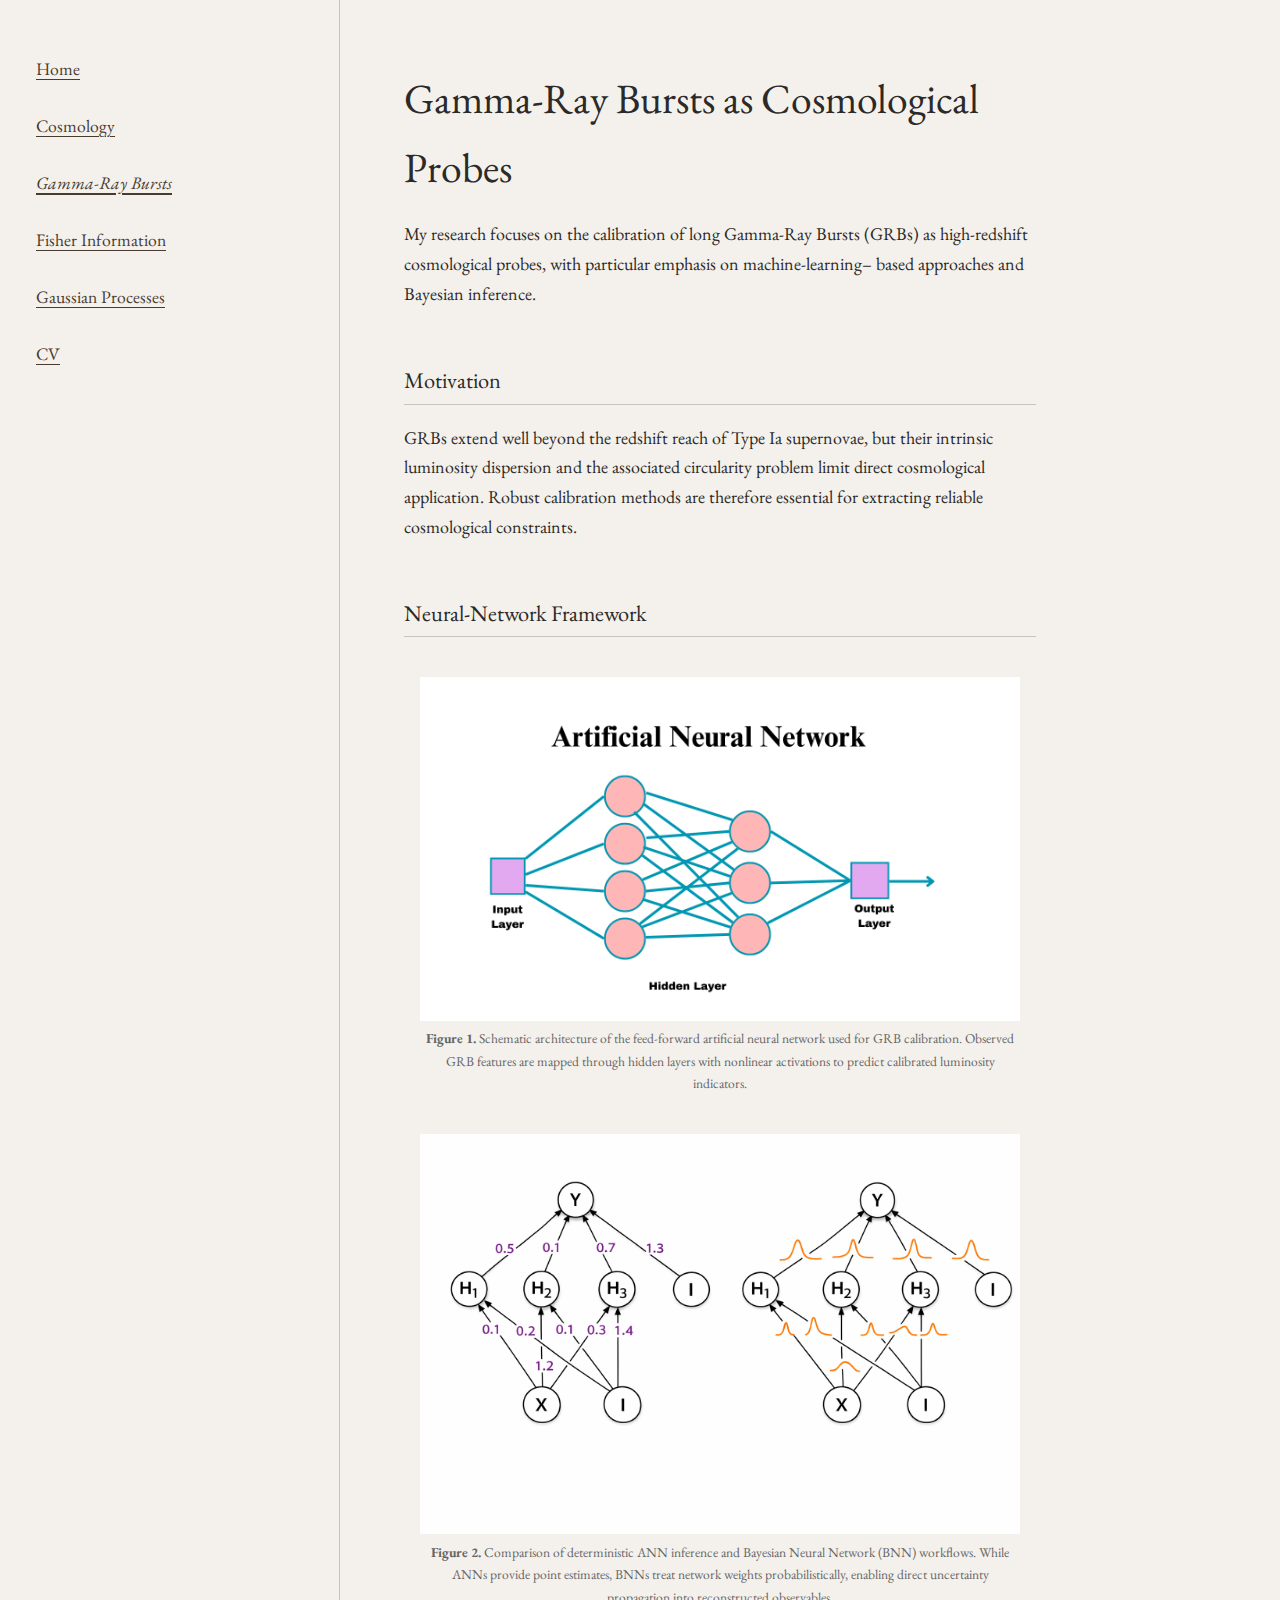
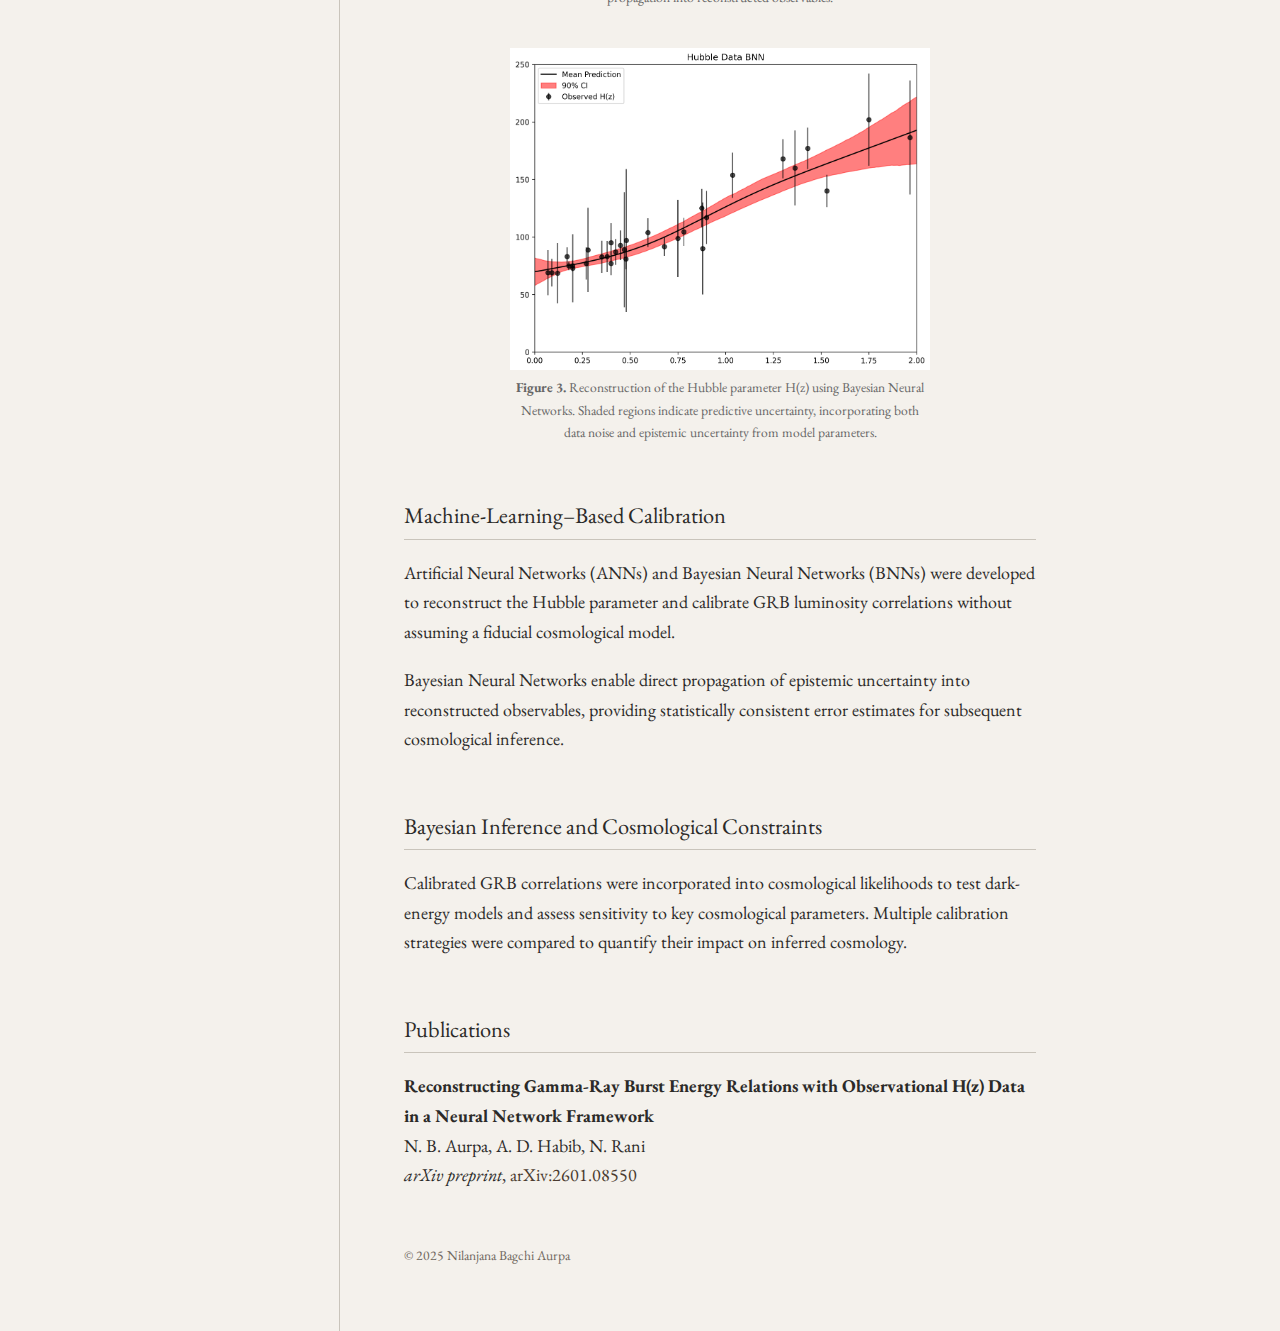
<file: docs/grb.html>
<!DOCTYPE html>
<html lang="en">
<head>
  <meta charset="UTF-8">
  <title>Gamma-Ray Bursts | Nilanjana Bagchi Aurpa</title>
  <meta name="viewport" content="width=device-width, initial-scale=1">

  <!-- Serif -->
  <link href="https://fonts.googleapis.com/css2?family=EB+Garamond&display=swap" rel="stylesheet">

  <!-- Main stylesheet -->
  <link rel="stylesheet" href="introstyle.css">
  <link rel="stylesheet" href="figures.css">
</head>

<body>

<div class="page">

  <!-- ========== Sidebar ========== -->
  <aside class="sidebar">
    <nav class="nav">
      <a href="intro.html">Home</a>
      <a href="cosmology.html">Cosmology</a>
      <a href="grb.html" class="active">Gamma-Ray Bursts</a>
      <a href="fisher.html">Fisher Information</a>
      <a href="gp.html">Gaussian Processes</a>
      <a href="CV.pdf">CV</a>
    </nav>
  </aside>

  <!-- ========== Main content ========== -->
  <main class="content">

    <h1>Gamma-Ray Bursts as Cosmological Probes</h1>

    <p>
      My research focuses on the calibration of long Gamma-Ray Bursts (GRBs) as
      high-redshift cosmological probes, with particular emphasis on machine-learning–
      based approaches and Bayesian inference.
    </p>

    <h2>Motivation</h2>

    <p>
      GRBs extend well beyond the redshift reach of Type Ia supernovae, but their
      intrinsic luminosity dispersion and the associated circularity problem limit
      direct cosmological application. Robust calibration methods are therefore
      essential for extracting reliable cosmological constraints.
    </p>

    <h2>Neural-Network Framework</h2>

    <figure class="figure-wide">
      <img src="annm.png" alt="Artificial neural network architecture for GRB calibration">
      <figcaption>
        <strong>Figure 1.</strong> Schematic architecture of the feed-forward artificial neural
        network used for GRB calibration. Observed GRB features are mapped through hidden
        layers with nonlinear activations to predict calibrated luminosity indicators.
      </figcaption>
    </figure>

    <figure class="figure-wide">
      <img src="ann-bnn.png" alt="Comparison of ANN and BNN inference workflows">
      <figcaption>
        <strong>Figure 2.</strong> Comparison of deterministic ANN inference and Bayesian Neural
        Network (BNN) workflows. While ANNs provide point estimates, BNNs treat network weights
        probabilistically, enabling direct uncertainty propagation into reconstructed observables.
      </figcaption>
    </figure>

    <figure class="figure">
      <img src="hubble_bnn.png" alt="Reconstruction of Hubble parameter using Bayesian neural network">
      <figcaption>
        <strong>Figure 3.</strong> Reconstruction of the Hubble parameter H(z) using Bayesian Neural
        Networks. Shaded regions indicate predictive uncertainty, incorporating both data noise and
        epistemic uncertainty from model parameters.
      </figcaption>
    </figure>

    <h2>Machine-Learning–Based Calibration</h2>

    <p>
      Artificial Neural Networks (ANNs) and Bayesian Neural Networks (BNNs) were developed to
      reconstruct the Hubble parameter and calibrate GRB luminosity correlations without assuming
      a fiducial cosmological model.
    </p>

    <p>
      Bayesian Neural Networks enable direct propagation of epistemic uncertainty into reconstructed
      observables, providing statistically consistent error estimates for subsequent cosmological
      inference.
    </p>

    <h2>Bayesian Inference and Cosmological Constraints</h2>

    <p>
      Calibrated GRB correlations were incorporated into cosmological likelihoods to test dark-energy
      models and assess sensitivity to key cosmological parameters. Multiple calibration strategies
      were compared to quantify their impact on inferred cosmology.
    </p>

    <h2>Publications</h2>

    <p>
      <strong>Reconstructing Gamma-Ray Burst Energy Relations with Observational H(z) Data in a Neural
      Network Framework</strong><br>
      N. B. Aurpa, A. D. Habib, N. Rani<br>
      <em>arXiv preprint</em>,
      <a href="https://arxiv.org/abs/2601.08550" target="_blank">arXiv:2601.08550</a>
    </p>

    <footer>
      © 2025 Nilanjana Bagchi Aurpa
    </footer>

  </main>

</div>

</body>
</html>
</file>
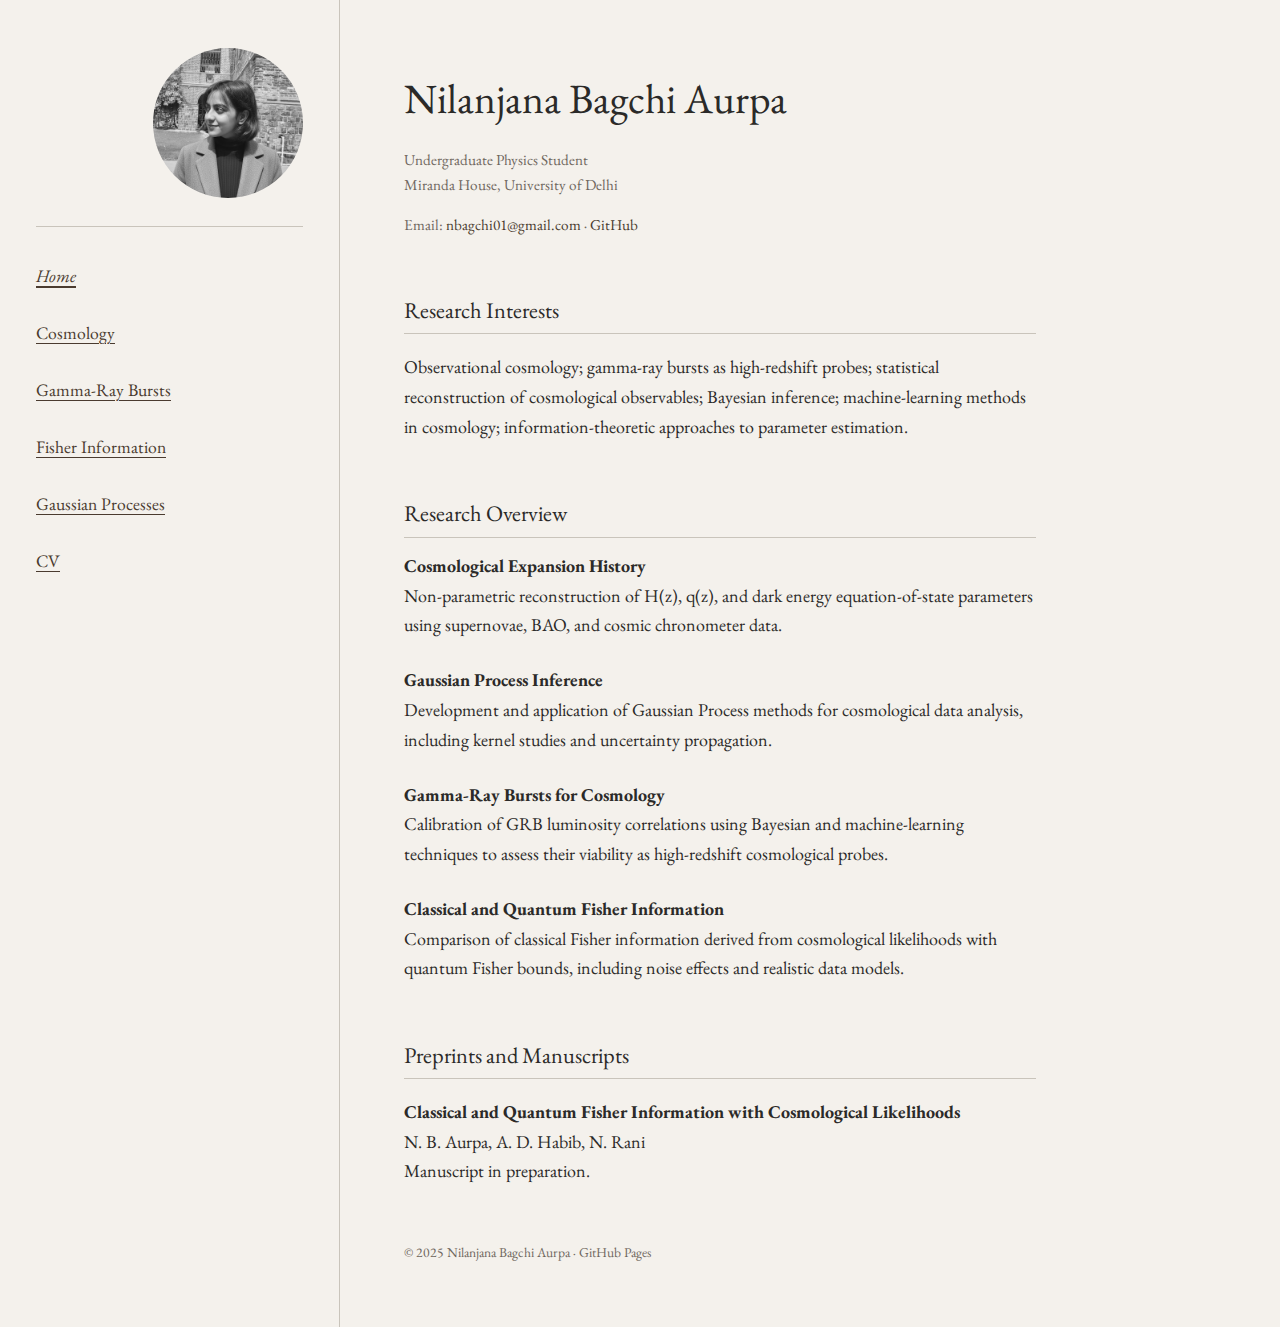
<file: docs/intro.html>
<!DOCTYPE html>
<html lang="en">
<head>
  <meta charset="UTF-8">
  <title>Nilanjana Bagchi Aurpa</title>
  <meta name="viewport" content="width=device-width, initial-scale=1">

  <!-- Dark academia serif -->
  <link href="https://fonts.googleapis.com/css2?family=EB+Garamond&display=swap" rel="stylesheet">

  <style>
    :root {
      --bg: #f4f1ec;        /* parchment */
      --ink: #2b2a28;       /* ink */
      --muted: #6f675e;     /* muted text */
      --accent: #4a3b2f;    /* leather brown */
      --rule: #c9c4bb;      /* divider */
    }

    * { box-sizing: border-box; }

    body {
      margin: 0;
      font-family: 'EB Garamond', Georgia, serif;
      background: var(--bg);
      color: var(--ink);
      font-size: 18px;
      line-height: 1.65;
    }

    .page {
      display: flex;
      min-height: 100vh;
    }

    /* ---------- Sidebar ---------- */

    .sidebar {
      width: 340px;
      padding: 48px 36px;
      border-right: 1px solid var(--rule);
      background: var(--bg);
    }

    .portrait-wrap {
      display: flex;
      justify-content: flex-end;
    }

    .portrait {
      width: 150px;
      aspect-ratio: 1 / 1;
      object-fit: cover;
      filter: grayscale(100%);
      border-radius: 50%;
    }

    .nav-rule {
      border: none;
      border-top: 1px solid var(--rule);
      margin: 28px 0;
    }

.nav a {
  display: block;
  padding: 6px 0;
  margin-bottom: 16px;
  text-decoration: underline;
  text-decoration-thickness: 1px;
  text-underline-offset: 4px;
  color: var(--accent);
  font-size: 1.1rem;
}

    .nav a::after {
      content: "";
      position: absolute;
      left: 0;
      bottom: 0;
      width: 0%;
      height: 1px;
      background: var(--accent);
      transition: width 0.25s ease;
    }

    .nav a:hover::after {
      width: 100%;
    }

    .nav a.active {
      font-style: italic;
      text-decoration-thickness: 2px;
    }

    /* ---------- Main Content ---------- */

    .content {
      max-width: 760px;
      padding: 64px;
    }

    h1 {
      font-size: 2.6rem;
      font-weight: normal;
      margin-top: 0;
      margin-bottom: 0.3em;
    }

    h2 {
      font-size: 1.4rem;
      font-weight: normal;
      margin-top: 2.4em;
      margin-bottom: 0.6em;
      border-bottom: 1px solid var(--rule);
      padding-bottom: 0.2em;
    }

    p { margin-bottom: 1em; }

    .meta {
      font-size: 0.95rem;
      color: var(--muted);
    }

    a {
      color: var(--accent);
      text-decoration: none;
    }

    a:hover { text-decoration: underline; }

    .research-block {
      margin-bottom: 1.4em;
    }

    footer {
      margin-top: 4em;
      font-size: 0.85rem;
      color: var(--muted);
    }

    /* ---------- Responsive ---------- */

    @media (max-width: 900px) {
      .page { flex-direction: column; }

      .sidebar {
        width: 100%;
        border-right: none;
        border-bottom: 1px solid var(--rule);
        display: flex;
        align-items: center;
        gap: 20px;
      }

      .portrait-wrap {
        justify-content: flex-start;
      }

      .portrait {
        width: 120px;
      }

      .nav {
        display: flex;
        flex-wrap: wrap;
        gap: 14px;
      }

      .nav a {
        margin-bottom: 0;
      }

      .nav-rule {
        display: none;
      }

      .content {
        padding: 40px 24px;
      }
    }
  </style>
</head>

<body>

<div class="page">

  <!-- Sidebar -->
  <aside class="sidebar">
    <div class="portrait-wrap">
      <img src="me-bw.jpg" alt="Portrait of Nilanjana Bagchi Aurpa" class="portrait">
    </div>

    <hr class="nav-rule">

    <nav class="nav">
      <a href="intro.html" class="active">Home</a>
      <a href="cosmology.html">Cosmology</a>
      <a href="grb.html">Gamma-Ray Bursts</a>
      <a href="fisher.html">Fisher Information</a>
      <a href="gp.html">Gaussian Processes</a>
      <a href="CV.pdf">CV</a>
    </nav>
  </aside>

  <!-- Main content -->
  <main class="content">

    <h1>Nilanjana Bagchi Aurpa</h1>

    <p class="meta">
      Undergraduate Physics Student<br>
      Miranda House, University of Delhi
    </p>

    <p class="meta">
      Email: <a href="mailto:nbagchi01@gmail.com">nbagchi01@gmail.com</a> ·
      <a href="https://github.com/Nil-b0">GitHub</a>
    </p>

    <h2>Research Interests</h2>

    <p>
      Observational cosmology; gamma-ray bursts as high-redshift probes; statistical
      reconstruction of cosmological observables; Bayesian inference; machine-learning
      methods in cosmology; information-theoretic approaches to parameter estimation.
    </p>

    <h2>Research Overview</h2>

    <div class="research-block">
      <strong>Cosmological Expansion History</strong><br>
      Non-parametric reconstruction of H(z), q(z), and dark energy equation-of-state
      parameters using supernovae, BAO, and cosmic chronometer data.
    </div>

    <div class="research-block">
      <strong>Gaussian Process Inference</strong><br>
      Development and application of Gaussian Process methods for cosmological data
      analysis, including kernel studies and uncertainty propagation.
    </div>

    <div class="research-block">
      <strong>Gamma-Ray Bursts for Cosmology</strong><br>
      Calibration of GRB luminosity correlations using Bayesian and machine-learning
      techniques to assess their viability as high-redshift cosmological probes.
    </div>

    <div class="research-block">
      <strong>Classical and Quantum Fisher Information</strong><br>
      Comparison of classical Fisher information derived from cosmological likelihoods
      with quantum Fisher bounds, including noise effects and realistic data models.
    </div>

    <h2>Preprints and Manuscripts</h2>

    <p>
      <strong>Classical and Quantum Fisher Information with Cosmological Likelihoods</strong><br>
      N. B. Aurpa, A. D. Habib, N. Rani<br>
      Manuscript in preparation.
    </p>

    <footer>
      © 2025 Nilanjana Bagchi Aurpa · GitHub Pages
    </footer>

  </main>

</div>

</body>
</html>
</file>
<file: docs/introstyle.css>
:root {
  --bg: #f4f1ec;        /* parchment */
  --ink: #2b2a28;       /* ink */
  --muted: #6f675e;     /* muted text */
  --accent: #4a3b2f;    /* leather brown */
  --rule: #c9c4bb;      /* divider */
}

* { box-sizing: border-box; }

body {
  margin: 0;
  font-family: 'EB Garamond', Georgia, serif;
  background: var(--bg);
  color: var(--ink);
  font-size: 18px;
  line-height: 1.65;
}

.page {
  display: flex;
  min-height: 100vh;
}

/* ---------- Sidebar ---------- */

.sidebar {
  width: 340px;
  padding: 48px 36px;
  border-right: 1px solid var(--rule);
  background: var(--bg);
}

.portrait-wrap {
  display: flex;
  justify-content: flex-end;
}

.portrait {
  width: 150px;
  aspect-ratio: 1 / 1;
  object-fit: cover;
  filter: grayscale(100%);
  border-radius: 50%;
}

.nav-rule {
  border: none;
  border-top: 1px solid var(--rule);
  margin: 28px 0;
}

.nav a {
  display: block;
  padding: 6px 0;
  margin-bottom: 16px;
  text-decoration: underline;
  text-decoration-thickness: 1px;
  text-underline-offset: 4px;
  color: var(--accent);
  font-size: 1.1rem;
}

.nav a.active {
  font-style: italic;
  text-decoration-thickness: 2px;
}

/* ---------- Main Content ---------- */

.content {
  max-width: 760px;
  padding: 64px;
}

h1 {
  font-size: 2.6rem;
  font-weight: normal;
  margin-top: 0;
  margin-bottom: 0.3em;
}

h2 {
  font-size: 1.4rem;
  font-weight: normal;
  margin-top: 2.4em;
  margin-bottom: 0.6em;
  border-bottom: 1px solid var(--rule);
  padding-bottom: 0.2em;
}

p { margin-bottom: 1em; }

.meta {
  font-size: 0.95rem;
  color: var(--muted);
}

a {
  color: var(--accent);
  text-decoration: none;
}

a:hover { text-decoration: underline; }

.research-block {
  margin-bottom: 1.4em;
}

footer {
  margin-top: 4em;
  font-size: 0.85rem;
  color: var(--muted);
}

/* ---------- Responsive ---------- */

@media (max-width: 900px) {
  .page { flex-direction: column; }

  .sidebar {
    width: 100%;
    border-right: none;
    border-bottom: 1px solid var(--rule);
    display: flex;
    align-items: center;
    gap: 20px;
  }

  .portrait-wrap {
    justify-content: flex-start;
  }

  .portrait {
    width: 120px;
  }

  .nav {
    display: flex;
    flex-wrap: wrap;
    gap: 14px;
  }

  .nav a {
    margin-bottom: 0;
  }

  .nav-rule {
    display: none;
  }

  .content {
    padding: 40px 24px;
  }
  .plot-block {
  margin: 2.5rem 0;
}

.plot-placeholder {
  border: 1px dashed #999;
  padding: 3rem 2rem;
  text-align: center;
  color: #666;
  font-size: 0.95rem;
}

.plot-placeholder span {
  display: block;
  font-weight: 600;
  margin-bottom: 0.5rem;
}

.plot-placeholder small {
  font-size: 0.85rem;
  color: #888;
}

}
</file>
<file: docs/figures.css>
/* =========================================
   Hard pixel sizing for figures
   ========================================= */

figure.figure {
  width: 420px;          /* 👈 CHANGE THIS NUMBER */
  margin: 2rem auto;
}

figure.figure-wide {
  width: 600px;          /* 👈 for bigger diagrams */
  margin: 2.5rem auto;
}

figure img {
  width: 100%;
  height: auto;
  display: block;
}

/* optional caption */
figcaption {
  font-size: 0.85rem;
  color: #666;
  text-align: center;
  margin-top: 0.4rem;
}
</file>
